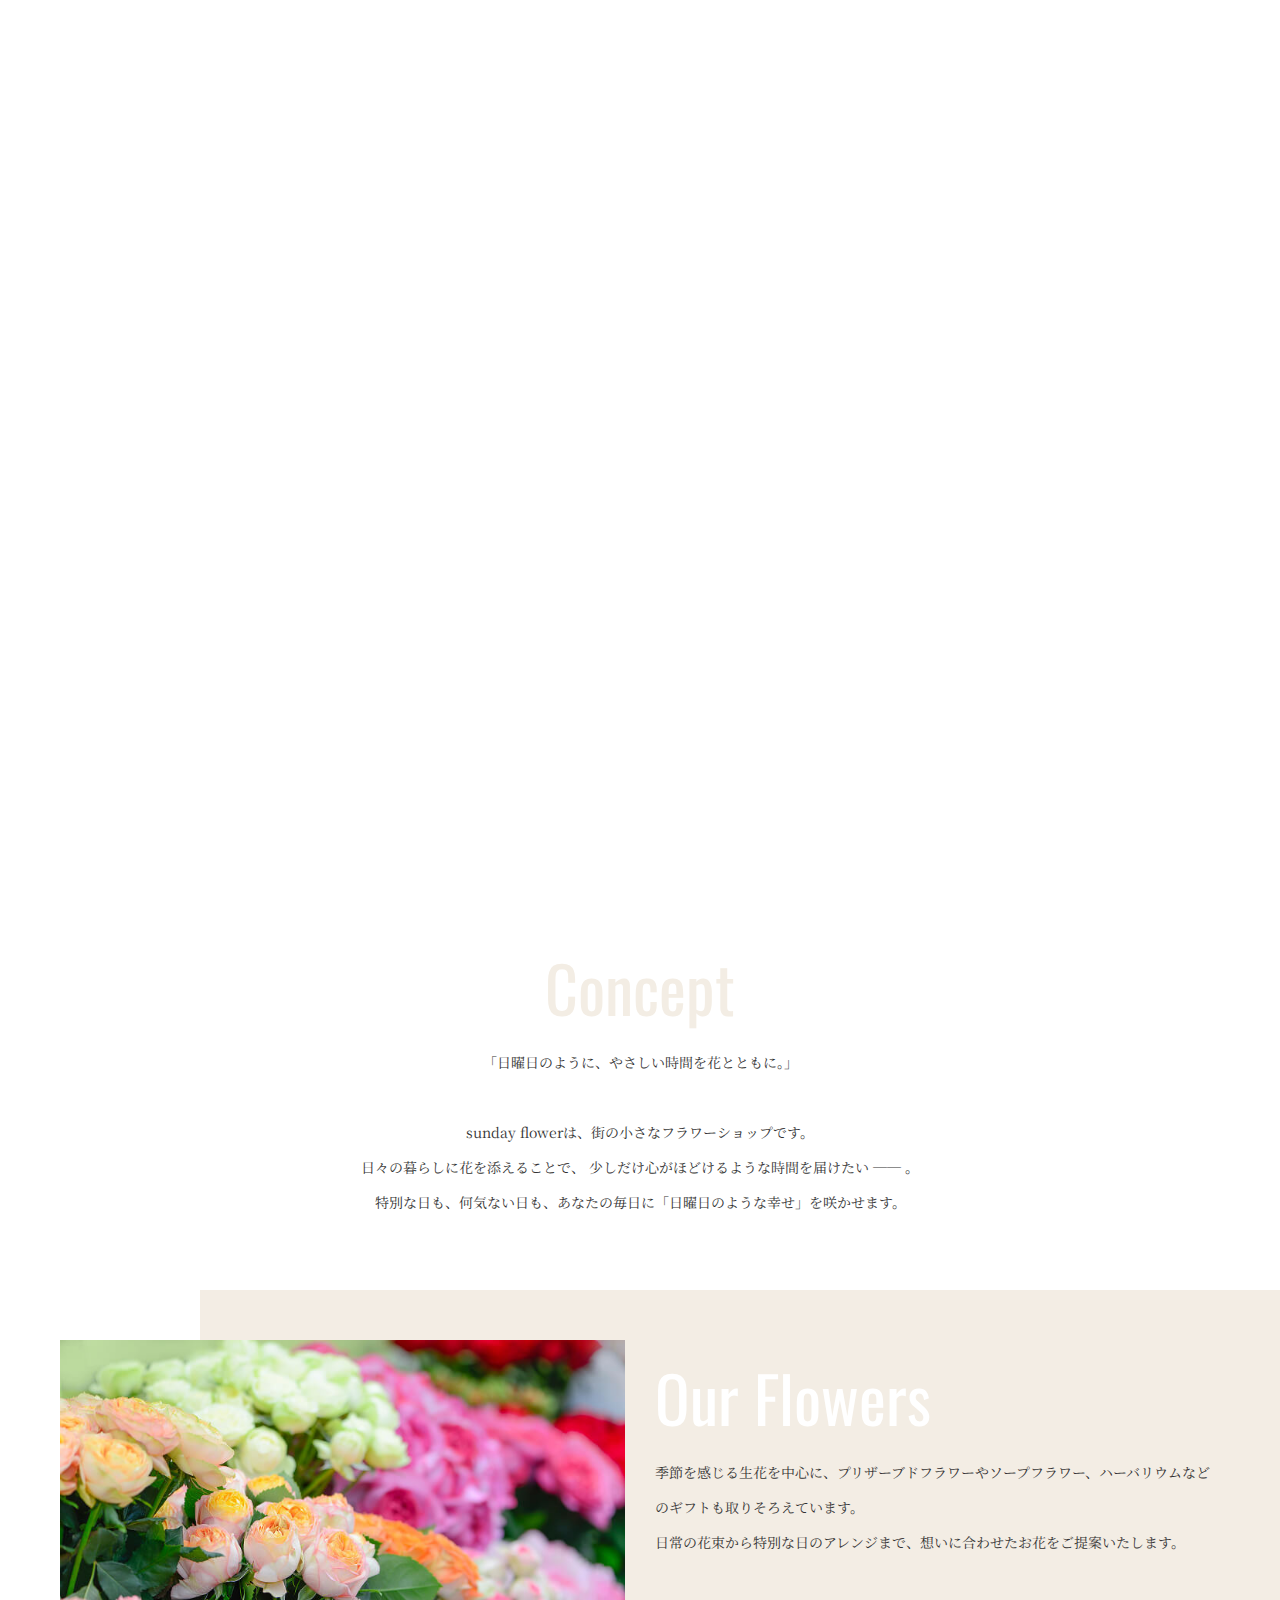
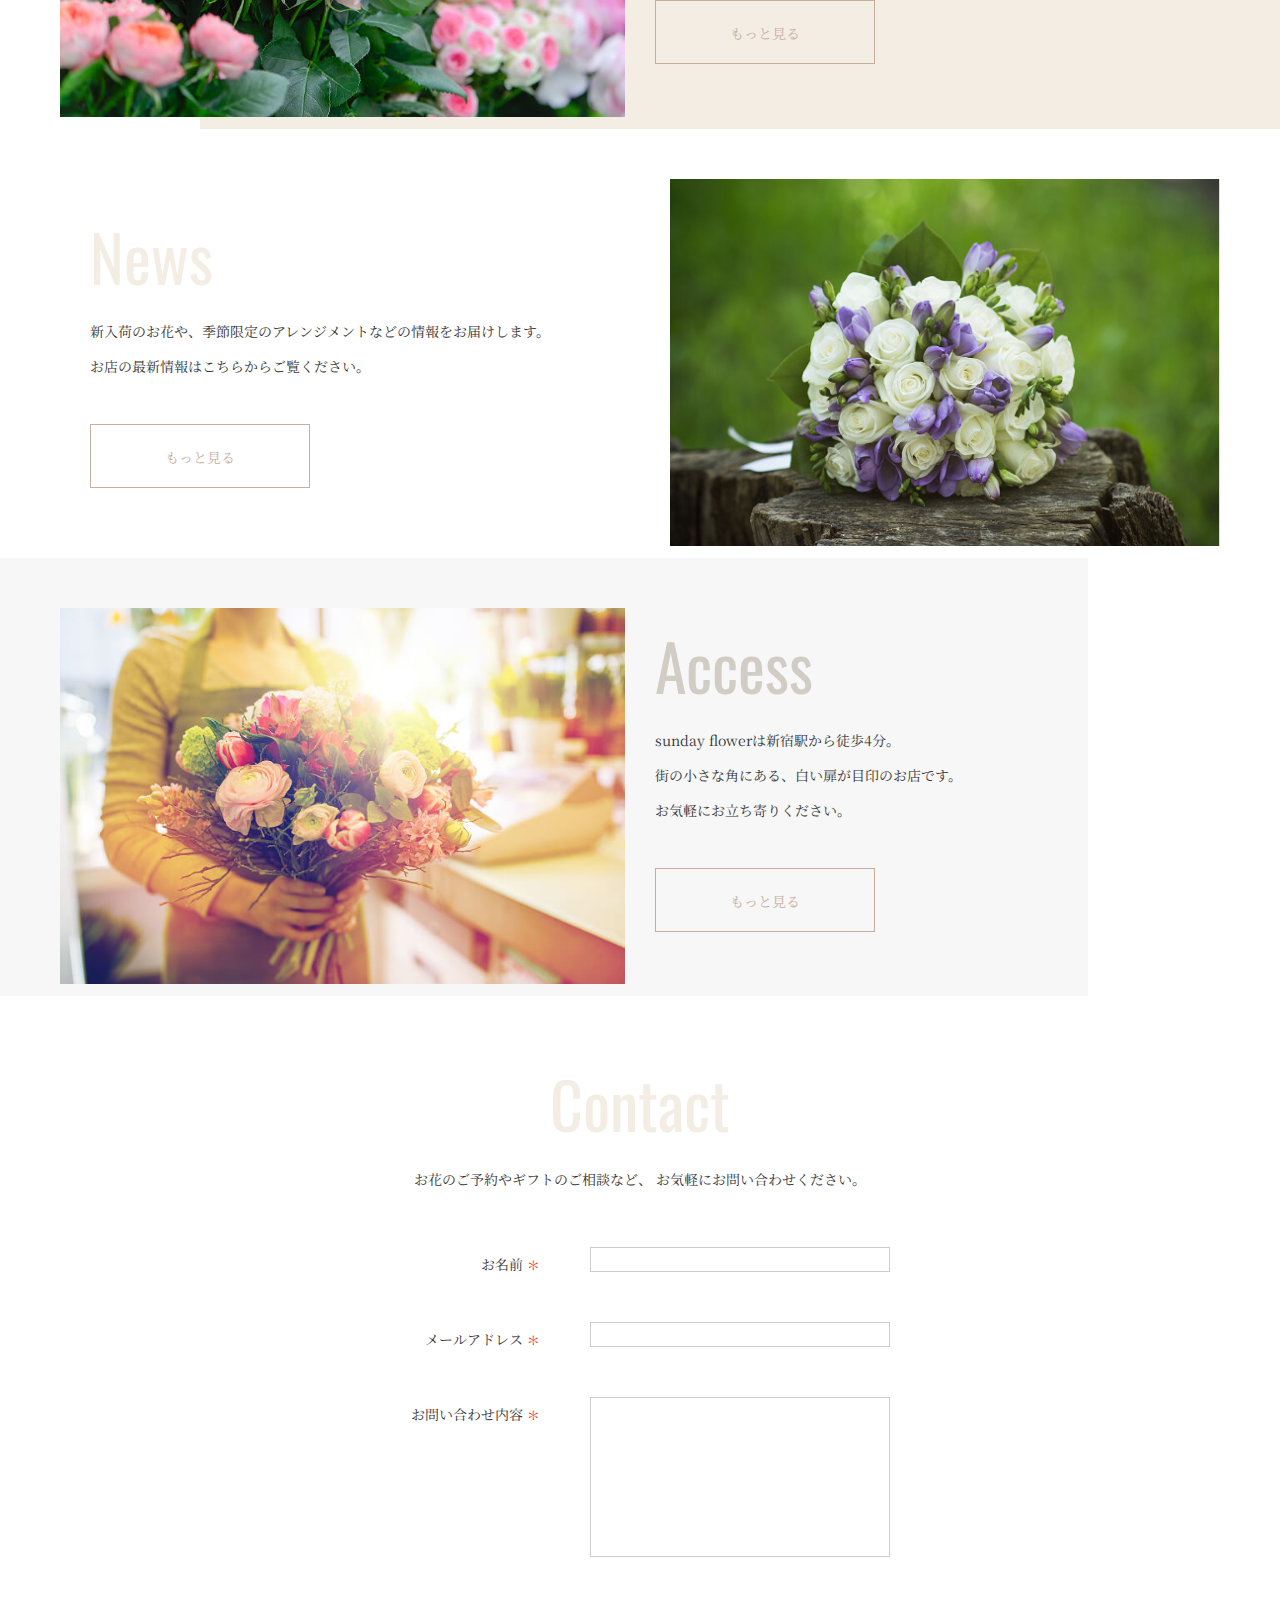
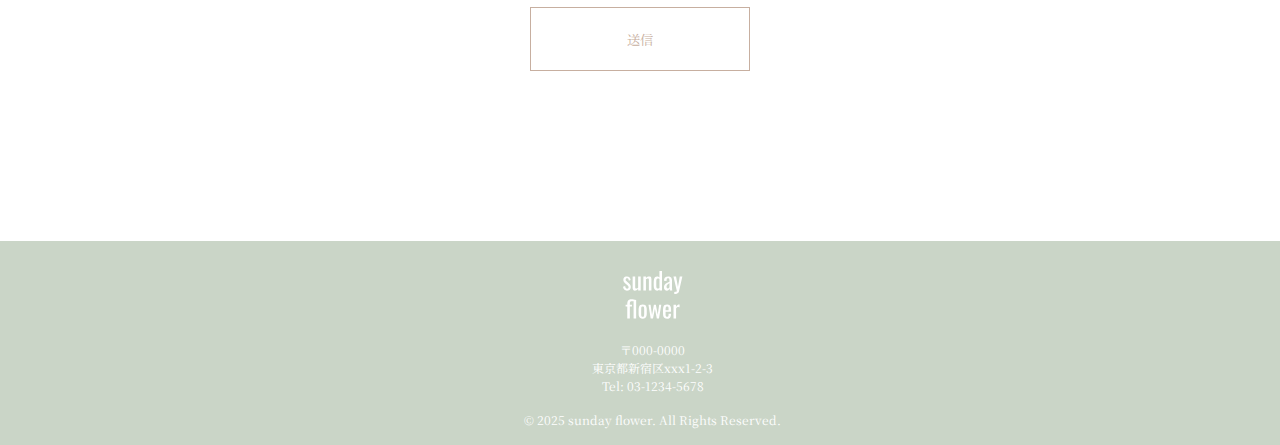
<file: index.html>
<!DOCTYPE html>
<html lang="ja">

<head>
    <meta charset="UTF-8">
    <meta name="viewport" content="width=device-width, initial-scale=1.0">
    <title>Home | sunday flower</title>


    <link rel="icon" type="image/png" sizes="32x32" href="icons/favicon-32x32.png">
    <link rel="icon" type="image/png" sizes="16x16" href="icons/favicon-16x16.png">
    <link rel="apple-touch-icon" sizes="180x180" href="icons/apple-touch-icon.png">

    <link rel="stylesheet" href="css/style.css">

    <link rel="preconnect" href="https://fonts.googleapis.com">
    <link rel="preconnect" href="https://fonts.gstatic.com" crossorigin>
    <link
        href="https://fonts.googleapis.com/css2?family=Noto+Serif+JP:wght@200..900&family=Oswald:wght@200..700&display=swap"
        rel="stylesheet">
</head>

<body id="top" class="home">

    <!-- コーディング完了後、headerはphpとして切り出す -->

    <header class="header">


        <div class="logo-area">
            <a href="#top">
                <img src="icons/logo-light.svg" alt="Site Logo" id="logo">
            </a>
        </div>

        <div id="gnav-drawer">
            <input id="nav-input" class="none" type="checkbox">
            <label id="nav-input-open" for="nav-input">
                <span></span>
                <span></span>
                <span></span>
            </label>

            <label id="nav-input-close" for="nav-input"></label>

            <label class="overlay-close" for="nav-input"></label>

            <nav class="header-navi">
                <ul class="en">
                    <li><a href="index.html#top">Home</a></li>
                    <li><a href="flowers/index.html#top">Our Flowers</a></li>
                    <li><a href="news/index.html#top">News</a></li>
                    <li><a href="access/index.html#top">Access</a></li>
                    <li><a href="index.html#contact">Contact</a></li>
                </ul>
            </nav>
        </div>

    </header>

    <!-- スクロール時のヘッダー透過背景 -->
    <div class="header-bg"></div>

    <section class="hero-slider" id="home">
        <!-- 画像 -->
        <img src="img/slide-1.jpg" alt="Hero1">
        <img src="img/slide-2.jpg" alt="Hero2">
        <img src="img/slide-3.jpg" alt="Hero3">

        <!-- テキスト -->
        <div class="hero-text">
            <h1 class="text1">日曜日のような、<br class="sp-only">やさしい時間をあなたに。</h1>
            <h1 class="text2">花と一緒に、<br class="sp-only">特別な瞬間を。</h1>
            <h1 class="text3">sunday flowerは、<br class="sp-only">花と人をつなぐ場所です。</h1>
        </div>

        <div class="scroll en">
            <span>Scroll</span>
        </div>
    </section>

    <main>

        <section id="concept" class="concept-area">
            <div class="inner concept-content">
                <div class="concept-txt">
                    <p class="en">Concept</p>
                    <p>「日曜日のように、やさしい時間を花とともに。」</p><br>
                    <p>sunday flowerは、街の小さなフラワーショップです。<br>日々の暮らしに花を添えることで、 少しだけ心がほどけるような時間を届けたい ──
                        。<br>特別な日も、何気ない日も、あなたの毎日に「日曜日のような幸せ」を咲かせます。</p>
                </div>
            </div>
        </section>

        <section id="flowers" class="flowers-area">
            <div class="inner flowers-content">
                <div class="flowers-txt">
                    <p class="en">Our Flowers</p>
                    <p>季節を感じる生花を中心に、プリザーブドフラワーやソープフラワー、ハーバリウムなどのギフトも取りそろえています。<br>日常の花束から特別な日のアレンジまで、想いに合わせたお花をご提案いたします。
                    </p>
                    <a href="flowers/index.html#top" class="btn">もっと見る</a>
                </div>
                <div class="flowers-img">
                    <img src="img/home-1.jpg" alt="花の写真">
                </div>
            </div>
        </section>

        <section id="news" class="news-area">
            <div class="inner news-content">
                <div class="news-txt">
                    <p class="en">News</p>
                    <p>新入荷のお花や、季節限定のアレンジメントなどの情報をお届けします。<br>お店の最新情報はこちらからご覧ください。</p>
                    <a href="news/index.html#top" class="btn">もっと見る</a>
                </div>
                <div class="news-img">
                    <img src="img/home-2.jpg" alt="花の写真">
                </div>
            </div>
        </section>

        <section id="access" class="access-upd-area">
            <div class="inner access-upd-content">
                <div class="access-upd-txt">
                    <p class="en">Access</p>
                    <p>sunday flowerは新宿駅から徒歩4分。<br>街の小さな角にある、白い扉が目印のお店です。<br>お気軽にお立ち寄りください。</p>
                    <a href="access/index.html#top" class="btn">もっと見る</a>
                </div>
                <div class="access-upd-img">
                    <img src="img/home-3.jpg" alt="花の写真">
                </div>
            </div>
        </section>

        <section id="contact" class="contact-area">
            <div class="inner contact-content">
                <div class="contact-txt">
                    <p class="en">Contact</p>
                    <p>お花のご予約やギフトのご相談など、 お気軽にお問い合わせください。</p>
                </div>

                <form action="" method="post">
                    <dl>
                        <div class="form-item">
                            <dt><label for="username" class="required">お名前</label></dt>
                            <dd><input type="text" name="userName" id="username"></dd>
                        </div>
                        <div class="form-item">
                            <dt><label for="useremail" class="required">メールアドレス</label></dt>
                            <dd><input type="email" name="userEmail" id="useremail"></dd>
                        </div>
                        <div class="form-item">
                            <dt><label for="content" class="required">お問い合わせ内容</label></dt>
                            <dd><textarea name="message" id="content" maxlength="300" rows="10"></textarea>
                        </div>
                    </dl>

                    <div>
                        <button type="submit" name="send" value="send" class="btn">送信</button>
                    </div>
                </form>
            </div>
        </section>

        <div class="pagetop"></div>

    </main>

    <!-- footerは最後に切り出す -->
    <footer id="footer" class="foot-area">
        <div class="inner-footer">
            <div class="logo-area foot-logo">
                <a href="index.html#top"><img src="icons/footer-logo.svg" alt="フッターロゴ"></a>
            </div>
            <address class="text-phone">
                〒000-0000<br>東京都新宿区xxx1-2-3<br>
                Tel: <a href="tel:03-1234-5678">03-1234-5678</a>
            </address>
            <small class="foot-area_copy">&copy; 2025 sunday flower. All Rights Reserved.</small>
        </div>

    </footer>

    <div class="overlay" id="overlay"></div>

    <script src="js/jquery-3.7.1.min.js"></script>
    <script src="js/script.js" defer></script>

</body>

</html>
</file>
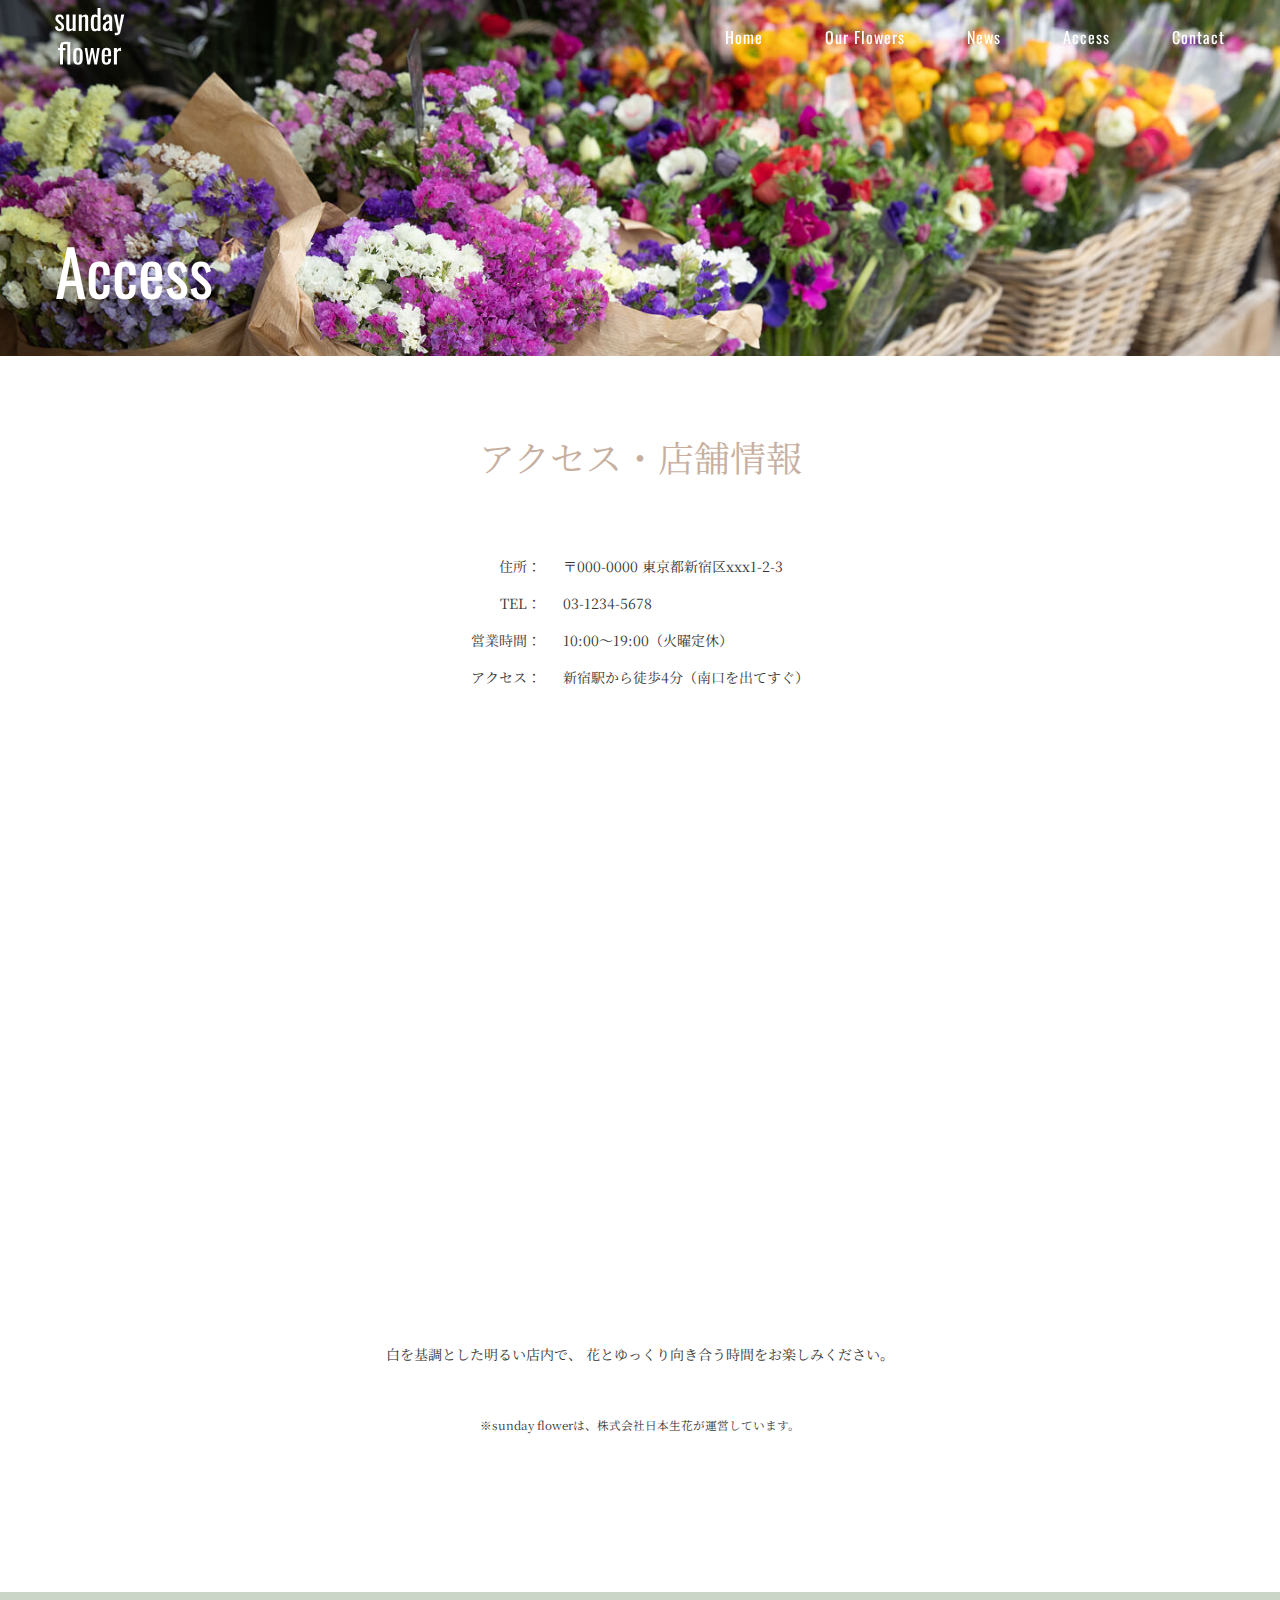
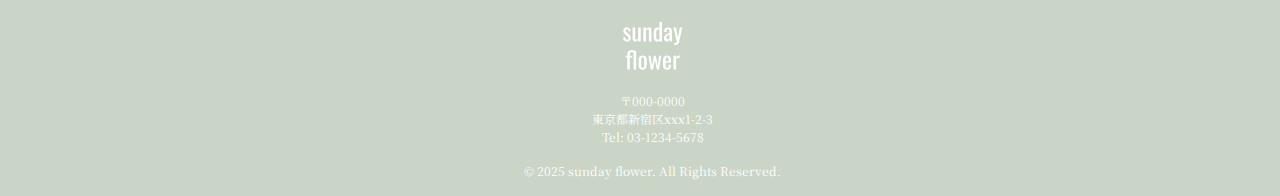
<file: access/index.html>
<!DOCTYPE html>
<html lang="ja">

<head>
    <meta charset="UTF-8">
    <meta name="viewport" content="width=device-width, initial-scale=1.0">
    <title>Access | sunday flower</title>

    <link rel="icon" type="image/png" sizes="32x32" href="../icons/favicon-32x32.png">
    <link rel="icon" type="image/png" sizes="16x16" href="../icons/favicon-16x16.png">
    <link rel="apple-touch-icon" sizes="180x180" href="../icons/apple-touch-icon.png">

    <link rel="stylesheet" href="../css/style.css">

    <link rel="preconnect" href="https://fonts.googleapis.com">
    <link rel="preconnect" href="https://fonts.gstatic.com" crossorigin>
    <link
        href="https://fonts.googleapis.com/css2?family=Noto+Serif+JP:wght@200..900&family=Oswald:wght@200..700&display=swap"
        rel="stylesheet">
</head>

<body id="top" class="access">

    <!-- コーディング完了後、headerはphpとして切り出す -->

    <header class="header">

        <div class="logo-area">
            <a href="../index.html#top">
                <img src="../icons/logo-light.svg" alt="Site Logo" id="logo">
            </a>
        </div>

        <div id="gnav-drawer">
            <input id="nav-input" class="none" type="checkbox">
            <label id="nav-input-open" for="nav-input">
                <span></span>
                <span></span>
                <span></span>
            </label>

            <label id="nav-input-close" for="nav-input"></label>

            <label class="overlay-close" for="nav-input"></label>

            <nav class="header-navi">
                <ul class="en">
                    <li><a href="../index.html#top">Home</a></li>
                    <li><a href="../flowers/index.html#top">Our Flowers</a></li>
                    <li><a href="../news/index.html#top">News</a></li>
                    <li><a href="index.html#top">Access</a></li>
                    <li><a href="../index.html#contact">Contact</a></li>
                </ul>
            </nav>
        </div>

    </header>

    <!-- スクロール時のヘッダー透過背景 -->
    <div class="header-bg"></div>

    <section class="hero-subpage">
        <div class="hero-img-wrap">
            <img src="../img/access-top.jpg" alt="Hero-subpage">
            <h1 class="hero-title en">Access</h1>
        </div>
    </section>

    <main>

        <section class="inner">
            <div>

                <h2 class="sub-page-h2 sub-page-wrap sub-title">アクセス・店舗情報</h2>


                <table class="inner access-tbl">
                    <tr>
                        <th class>住所：</th>
                        <td class>〒000-0000 東京都新宿区xxx1-2-3</td>
                    </tr>
                    <tr>
                        <th>TEL：</th>
                        <td>03-1234-5678</td>
                    </tr>
                    <tr>
                        <th>営業時間：</th>
                        <td>10:00〜19:00（火曜定休）</td>
                    </tr>
                    <tr>
                        <th>アクセス：</th>
                        <td>新宿駅から徒歩4分（南口を出てすぐ）</td>
                    </tr>
                </table>

                <div class="inner gmap">
                    <iframe
                        src="https://www.google.com/maps/embed?pb=!1m18!1m12!1m3!1d3240.4687733197056!2d139.70006059999997!3d35.6900803!2m3!1f0!2f0!3f0!3m2!1i1024!2i768!4f13.1!3m3!1m2!1s0x60188cd0d6b1ba1f%3A0x1c32a1f1ecacfdd5!2z5paw5a6_6aeF!5e0!3m2!1sja!2sjp!4v1763202547443!5m2!1sja!2sjp"
                        width="800" height="500" style="border:0;" allowfullscreen="" loading="lazy"
                        referrerpolicy="no-referrer-when-downgrade"></iframe>
                </div>

                <p class="inner access-txt">白を基調とした明るい店内で、 花とゆっくり向き合う時間をお楽しみください。<br><br>
                    <small>※sunday flowerは、株式会社日本生花が運営しています。</small>
                </p>

            </div>
        </section>

    </main>


    <!-- footerは最後に切り出す -->
    <footer id="footer" class="foot-area">
        <div class="inner-footer">
            <div class="logo-area foot-logo">
                <a href="../index.html#top"><img src="../icons/footer-logo.svg" alt="フッターロゴ"></a>
            </div>
            <address class="text-phone">
                〒000-0000<br>東京都新宿区xxx1-2-3<br>
                Tel: <a href="tel:03-1234-5678">03-1234-5678</a>
            </address>
            <small class="foot-area_copy">&copy; 2025 sunday flower. All Rights Reserved.</small>
        </div>

    </footer>

    <div class="overlay" id="overlay"></div>

    <script src="../js/jquery-3.7.1.min.js"></script>
    <script src="../js/script.js" defer></script>

</body>

</html>
</file>
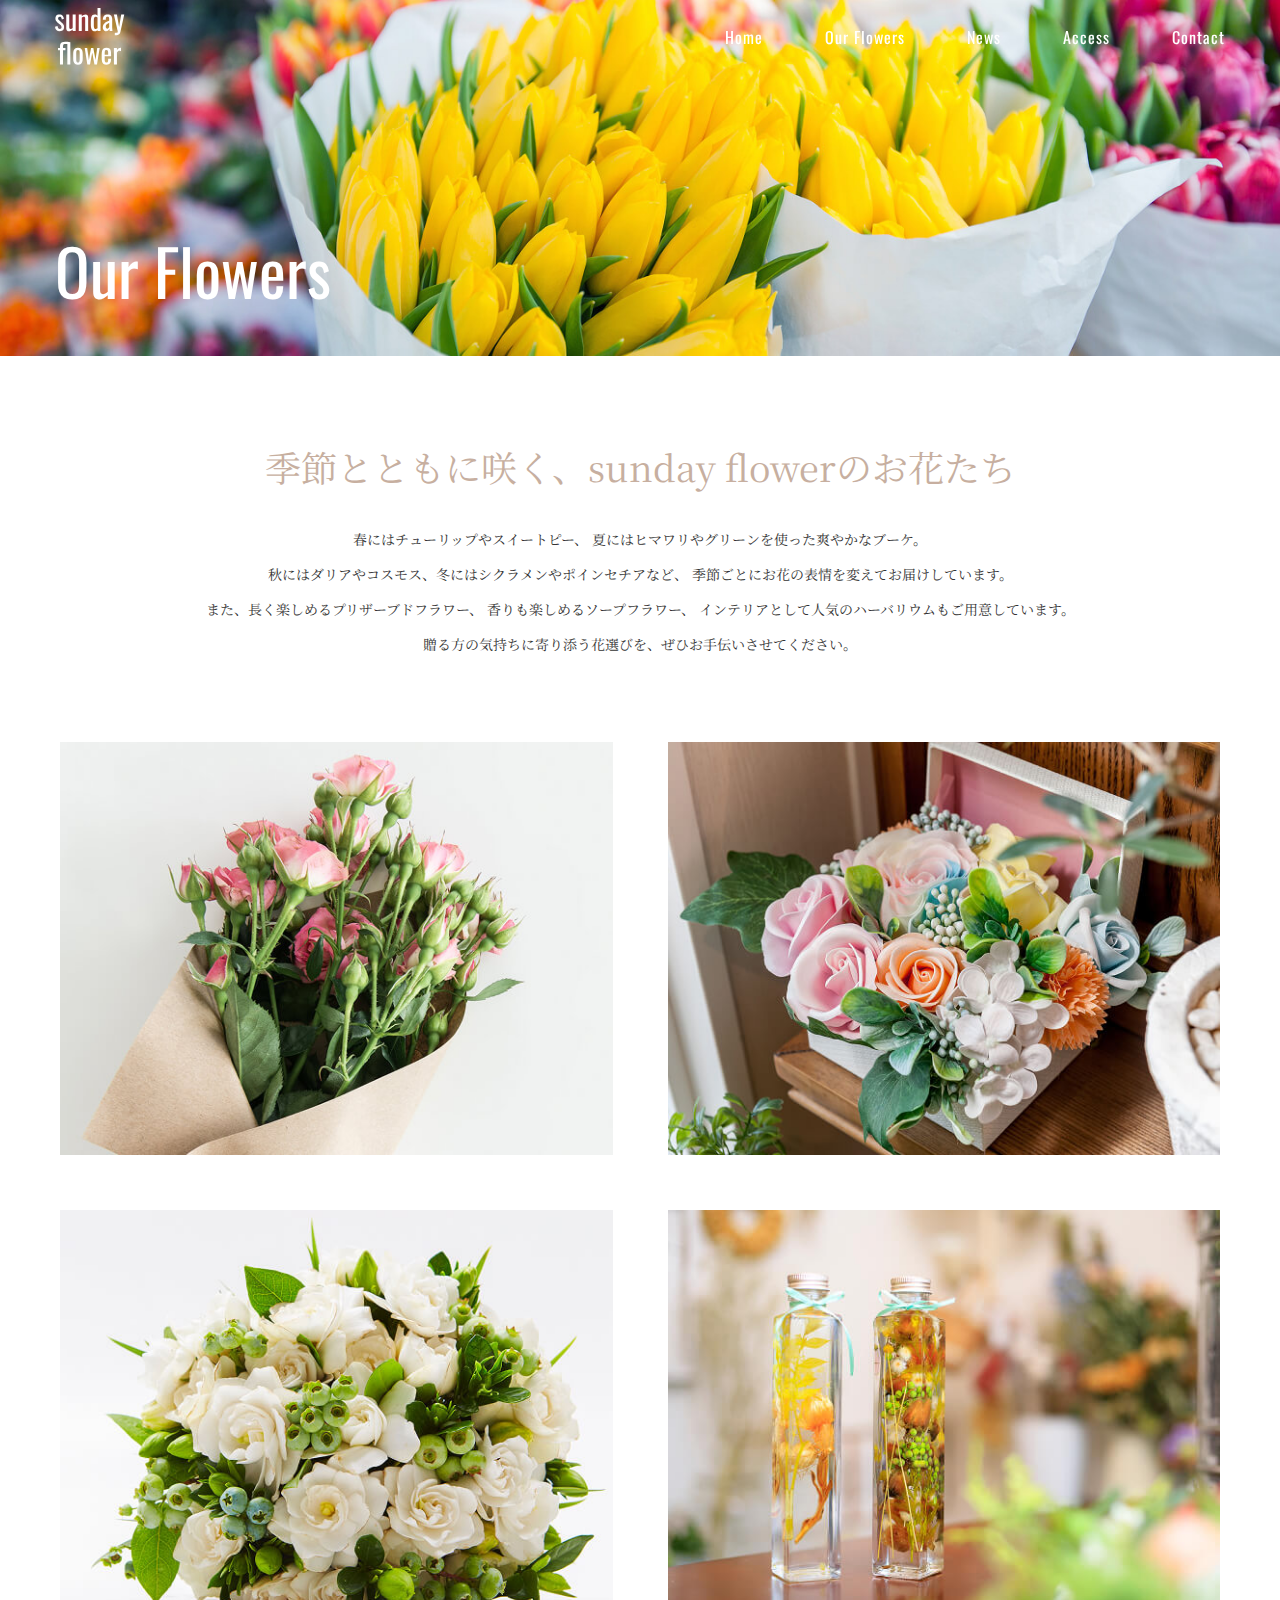
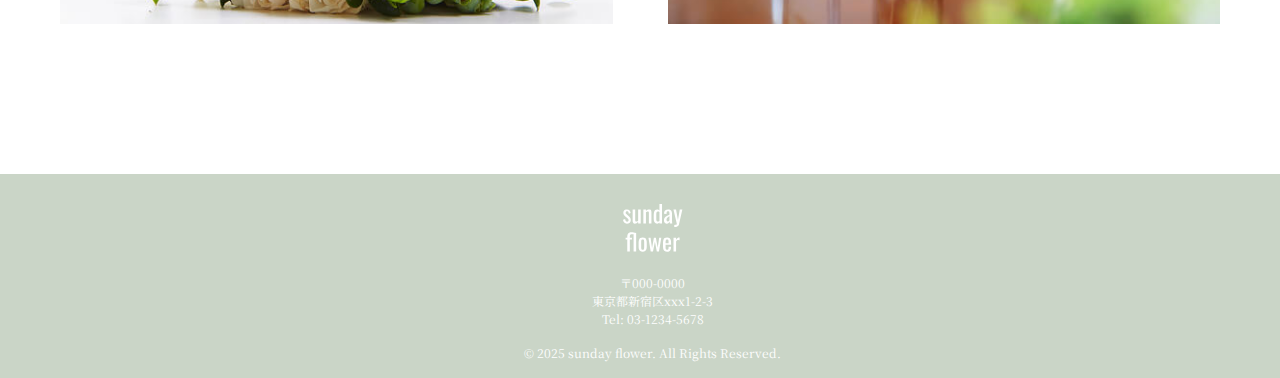
<file: flowers/index.html>
<!DOCTYPE html>
<html lang="ja">

<head>
    <meta charset="UTF-8">
    <meta name="viewport" content="width=device-width, initial-scale=1.0">
    <title>Our Flowers | sunday flower</title>

    <link rel="icon" type="image/png" sizes="32x32" href="../icons/favicon-32x32.png">
    <link rel="icon" type="image/png" sizes="16x16" href="../icons/favicon-16x16.png">
    <link rel="apple-touch-icon" sizes="180x180" href="../icons/apple-touch-icon.png">

    <link rel="stylesheet" href="../css/style.css">

    <link rel="preconnect" href="https://fonts.googleapis.com">
    <link rel="preconnect" href="https://fonts.gstatic.com" crossorigin>
    <link
        href="https://fonts.googleapis.com/css2?family=Noto+Serif+JP:wght@200..900&family=Oswald:wght@200..700&display=swap"
        rel="stylesheet">
</head>

<body id="top" class="flowers">

    <!-- コーディング完了後、headerはphpとして切り出す -->

    <header class="header">

        <div class="logo-area">
            <a href="../index.html#top">
                <img src="../icons/logo-light.svg" alt="Site Logo" id="logo">
            </a>
        </div>

        <div id="gnav-drawer">
            <input id="nav-input" class="none" type="checkbox">
            <label id="nav-input-open" for="nav-input">
                <span></span>
                <span></span>
                <span></span>
            </label>

            <label id="nav-input-close" for="nav-input"></label>

            <label class="overlay-close" for="nav-input"></label>

            <nav class="header-navi">
                <ul class="en">
                    <li><a href="../index.html#top">Home</a></li>
                    <li><a href="index.html#top">Our Flowers</a></li>
                    <li><a href="../news/index.html#top">News</a></li>
                    <li><a href="../access/index.html#top">Access</a></li>
                    <li><a href="../index.html#contact">Contact</a></li>
                </ul>
            </nav>
        </div>

    </header>

    <!-- スクロール時のヘッダー透過背景 -->
    <div class="header-bg"></div>

    <section class="hero-subpage">
        <div class="hero-img-wrap">
            <img src="../img/flowers-top.jpg" alt="Hero-subpage">
            <h1 class="hero-title en">Our Flowers</h1>
        </div>
    </section>

    <main>

        <section class="inner">
            <div>
                <div class="sub-page-wrap">
                    <h2 class="sub-page-h2">季節とともに咲く、<br class="sp-only">sunday flowerのお花たち</h2>
                    <p>春にはチューリップやスイートピー、 夏にはヒマワリやグリーンを使った爽やかなブーケ。<br>
                        秋にはダリアやコスモス、冬にはシクラメンやポインセチアなど、 季節ごとにお花の表情を変えてお届けしています。<br>
                        また、長く楽しめるプリザーブドフラワー、 香りも楽しめるソープフラワー、 インテリアとして人気のハーバリウムもご用意しています。<br>
                        贈る方の気持ちに寄り添う花選びを、ぜひお手伝いさせてください。</p>
                </div>
            </div>
        </section>

        <section>
            <div class="flowers-pic inner">
                <img src="../img/flowers-1.jpg" alt="">
                <img src="../img/flowers-2.jpg" alt="">
                <img src="../img/flowers-3.jpg" alt="">
                <img src="../img/flowers-4.jpg" alt="">
            </div>
        </section>

    </main>


    <!-- footerは最後に切り出す -->
    <footer id="footer" class="foot-area">
        <div class="inner-footer">
            <div class="logo-area foot-logo">
                <a href="../index.html#top"><img src="../icons/footer-logo.svg" alt="フッターロゴ"></a>
            </div>
            <address class="text-phone">
                〒000-0000<br>東京都新宿区xxx1-2-3<br>
                Tel: <a href="tel:03-1234-5678">03-1234-5678</a>
            </address>
            <small class="foot-area_copy">&copy; 2025 sunday flower. All Rights Reserved.</small>
        </div>

    </footer>

    <div class="overlay" id="overlay"></div>

    <script src="../js/jquery-3.7.1.min.js"></script>
    <script src="../js/script.js" defer></script>

</body>

</html>
</file>
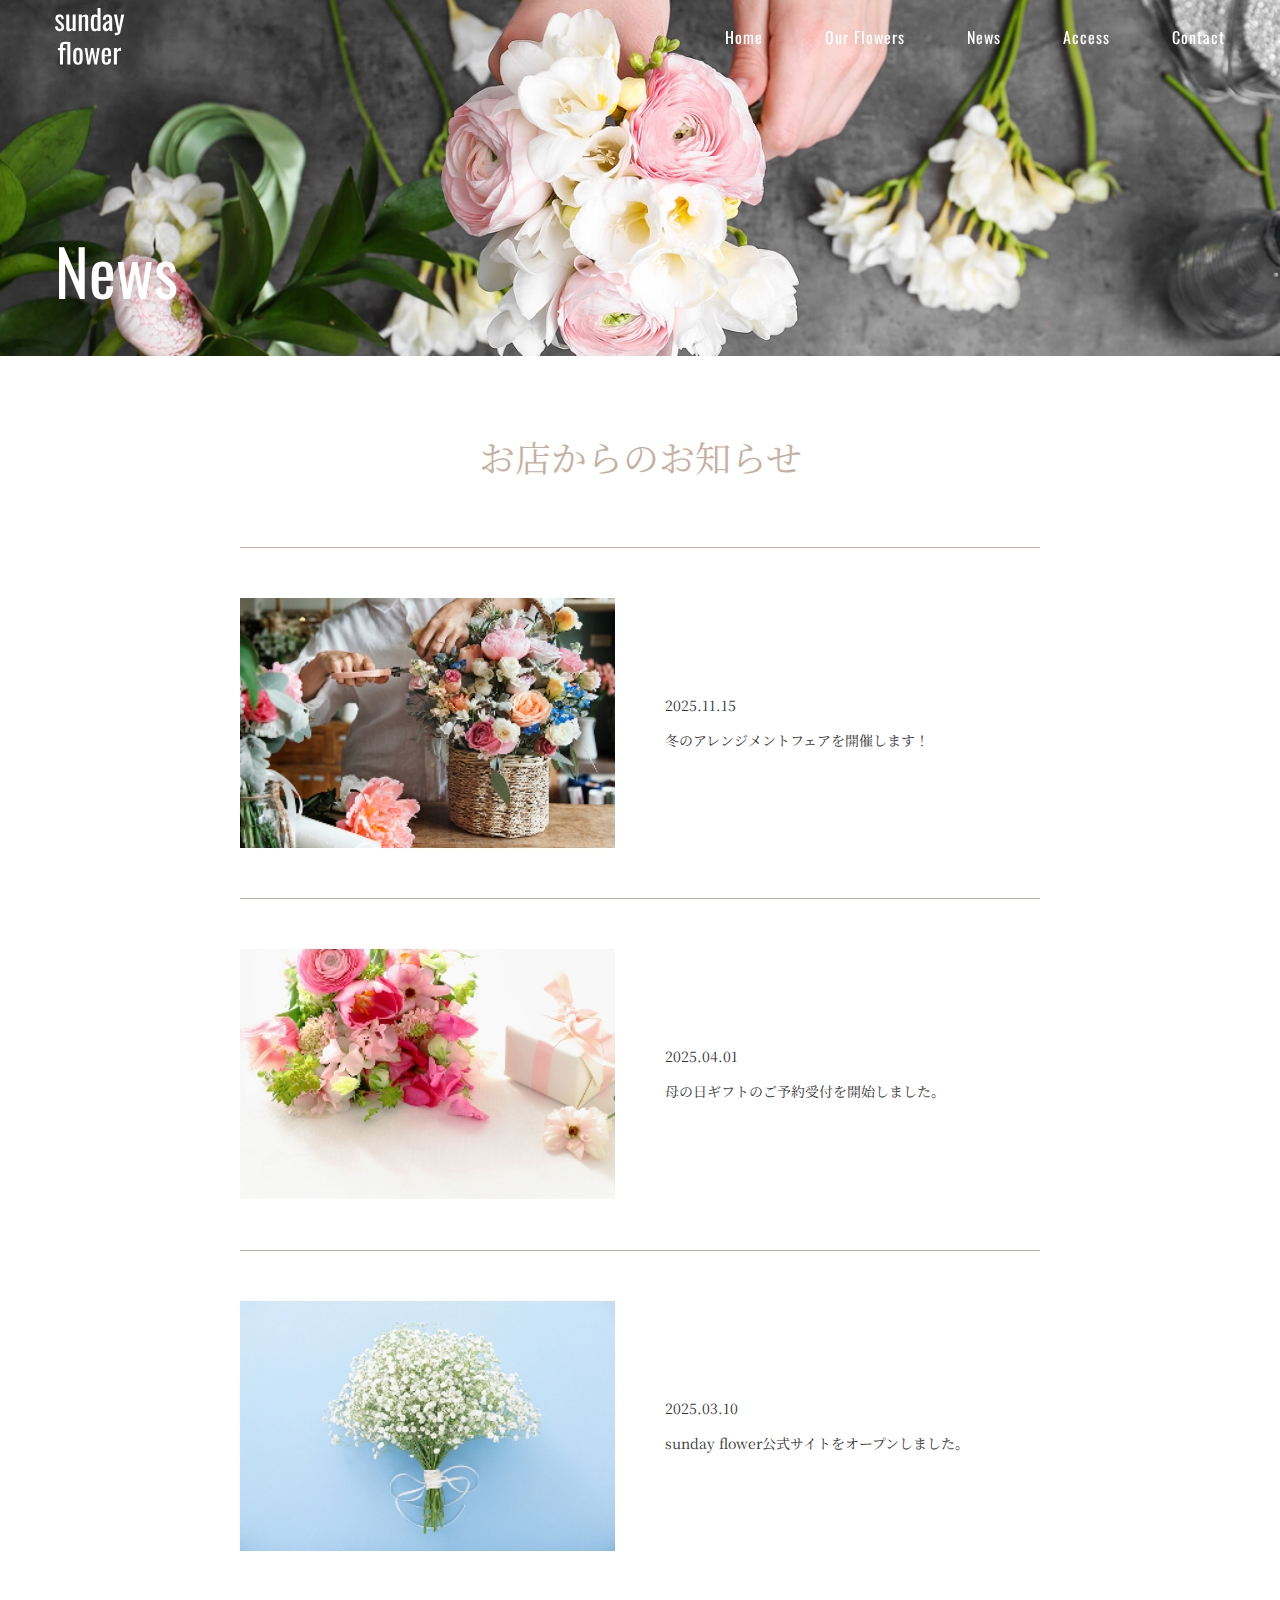
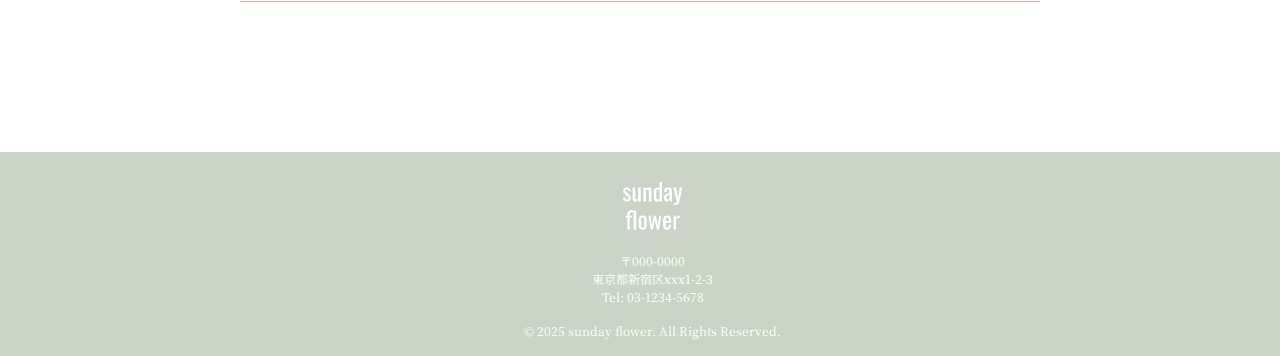
<file: news/index.html>
<!DOCTYPE html>
<html lang="ja">

<head>
    <meta charset="UTF-8">
    <meta name="viewport" content="width=device-width, initial-scale=1.0">
    <title>News | sunday flower</title>

    <link rel="icon" type="image/png" sizes="32x32" href="../icons/favicon-32x32.png">
    <link rel="icon" type="image/png" sizes="16x16" href="../icons/favicon-16x16.png">
    <link rel="apple-touch-icon" sizes="180x180" href="../icons/apple-touch-icon.png">

    <link rel="stylesheet" href="../css/style.css">

    <link rel="preconnect" href="https://fonts.googleapis.com">
    <link rel="preconnect" href="https://fonts.gstatic.com" crossorigin>
    <link
        href="https://fonts.googleapis.com/css2?family=Noto+Serif+JP:wght@200..900&family=Oswald:wght@200..700&display=swap"
        rel="stylesheet">
</head>

<body id="top" class="news">

    <!-- コーディング完了後、headerはphpとして切り出す -->

    <header class="header">

        <div class="logo-area">
            <a href="../index.html#top">
                <img src="../icons/logo-light.svg" alt="Site Logo" id="logo">
            </a>
        </div>

        <div id="gnav-drawer">
            <input id="nav-input" class="none" type="checkbox">
            <label id="nav-input-open" for="nav-input">
                <span></span>
                <span></span>
                <span></span>
            </label>

            <label id="nav-input-close" for="nav-input"></label>

            <label class="overlay-close" for="nav-input"></label>

            <nav class="header-navi">
                <ul class="en">
                    <li><a href="../index.html#top">Home</a></li>
                    <li><a href="../flowers/index.html#top">Our Flowers</a></li>
                    <li><a href="index.html#top">News</a></li>
                    <li><a href="../access/index.html#top">Access</a></li>
                    <li><a href="../index.html#contact">Contact</a></li>
                </ul>
            </nav>
        </div>

    </header>

    <!-- スクロール時のヘッダー透過背景 -->
    <div class="header-bg"></div>

    <section class="hero-subpage">
        <div class="hero-img-wrap">
            <img src="../img/news-top.jpg" alt="Hero-subpage">
            <h1 class="hero-title en">News</h1>
        </div>
    </section>

    <main>

        <section class="inner">
            <div>

                <h2 class="sub-page-h2 sub-page-wrap sub-title">お店からのお知らせ</h2>


                <div class="border-wrap">
                    <div class="news-wrap">
                        <img src="../img/news-1.jpg" alt="">
                        <p>2025.11.15<br>冬のアレンジメントフェアを開催します！</p>
                    </div>
                    <div class="news-wrap">
                        <img src="../img/news-2.jpg" alt="">
                        <p>2025.04.01<br>母の日ギフトのご予約受付を開始しました。</p>
                    </div>
                    <div class="news-wrap">
                        <img src="../img/news-3.jpg" alt="">
                        <p>2025.03.10<br>sunday flower公式サイトをオープンしました。</p>
                    </div>


                </div>

            </div>
        </section>

    </main>


    <!-- footerは最後に切り出す -->
    <footer id="footer" class="foot-area">
        <div class="inner-footer">
            <div class="logo-area foot-logo">
                <a href="../index.html#top"><img src="../icons/footer-logo.svg" alt="フッターロゴ"></a>
            </div>
            <address class="text-phone">
                〒000-0000<br>東京都新宿区xxx1-2-3<br>
                Tel: <a href="tel:03-1234-5678">03-1234-5678</a>
            </address>
            <small class="foot-area_copy">&copy; 2025 sunday flower. All Rights Reserved.</small>
        </div>

    </footer>

    <div class="overlay" id="overlay"></div>

    <script src="../js/jquery-3.7.1.min.js"></script>
    <script src="../js/script.js" defer></script>

</body>

</html>
</file>
<file: css/style.css>
@charset "UTF-8";

/* ==============
共通設定
============== */

* {
    box-sizing: border-box;
    margin: 0;
    padding: 0;
    scroll-behavior: smooth;
}


/* ======================
   スタイル設定
====================== */

/* 本文や日本語テキストの基本フォント */
body {
    font-family: "Noto Serif JP", serif;
    font-weight: 400;
    line-height: 2.5;
    font-style: normal;
    font-size: 14px;
    color: #333;
    background-color: #fff;
}

/* 英語用フォント（enクラス） */
.en {
    font-family: "Oswald", sans-serif;
    font-weight: 400;
    line-height: 1.8;
    font-style: normal;
    color: #fff;
}

a {
    text-decoration: none;
}

ul {
    list-style: none;
}

img {
    width: 100%;
    height: auto;
}

/* section {
    padding: 100px 0;
} */

.btn {
    display: block;
    width: 220px;
    height: 64px;
    line-height: 64px;
    background: none;
    border: 1px solid #C7AFA0;
    color: #C7AFA0;
    margin-top: 40px;
    margin-bottom: 50px;
    align-items: center;
    margin-left: auto;
    margin-right: auto;
    text-align: center;
    font-family: "Noto Serif JP", serif;
}

.btn:hover,
.btn:focus {
    background: rgba(199, 175, 160, 0.7);
    color: #fff;
    border: none;
    cursor: pointer;
}

@media screen and (min-width:768px) {
    .btn {
        align-items: left;
        margin-left: 0;
    }

    .contact-area .btn {
        /* align-items: center; */
        margin-left: auto;
        margin-right: auto;
    }
}

/* ======================
   レイアウト設定
====================== */

/* コンテンツを格納するスタイル */
.inner {
    padding: 0 20px;
    margin: 0 auto;
}

@media screen and (min-width:768px) {
    .inner {
        max-width: 1200px;

    }
}

/* モバイル・PC 表示切り替え */
.sp-only {
    display: block;
}

.pc-only {
    display: none;
}

@media screen and (min-width:768px) {
    .sp-only {
        display: none;
    }

    .pc-only {
        display: block;
    }
}

/* ======================
   ロゴのサイズ変更
====================== */
.logo-area img {
    width: 70px;
    height: auto;

}

.foot-logo img {
    width: 60px;
    height: auto;
}

/* ======================
   スクロールアニメーション
====================== */
/* スクロールダウンの位置 */
.scroll {
    position: absolute;
    left: 5%;
    bottom: 13%;
    writing-mode: vertical-rl;
    color: #fff;
    letter-spacing: 2px;
    font-size: 20px;
    font-weight: 300;

}

/* 線のアニメーション部分 */
.scroll::before {
    animation: scroll 2s infinite;
    background-color: #fff;
    bottom: -115px;
    content: "";
    height: 100px;
    left: 0;
    margin: auto;
    position: absolute;
    right: 0;
    width: 1px;
    animation-timing-function: ease-in-out;
}

/* 線のアニメーション */
@keyframes scroll {
    0% {
        transform: scale(1, 0);
        transform-origin: 0 0;
    }

    50% {
        transform: scale(1, 1);
        transform-origin: 0 0;
    }

    51% {
        transform: scale(1, 1);
        transform-origin: 0 100%;
    }

    100% {
        transform: scale(1, 0);
        transform-origin: 0 100%;
    }
}

/* ======================
   ヘッダー
====================== */

.header {
    width: 100%;
    height: 60px;
    padding: 0px 15px;
    display: flex;
    justify-content: space-between;
    align-items: center;
    position: fixed;
    top: 0;
    left: 0;
    z-index: 200;
}

/* .header-navi {
    display: none;
} */

@media screen and (min-width:768px) {
    .header {
        position: fixed;
        top: 0;
        left: 50%;
        transform: translateX(-50%);
        width: 100%;
        max-width: 1200px;
        background-color: transparent;
        transition: background-color 0.3s ease;
        z-index: 200;
        padding-top: 15px;
        height: 60px;
    }

    .header-bg {
        position: fixed;
        top: 0;
        left: 0;
        width: 100vw;
        height: 80px;
        transition: background-color 0.3s ease;
        z-index: 1;
    }

    /* .header.scrolled+.header-bg */
    .header.scrolled~.header-bg {
        /* スクロール後の薄透過背景 */
        background-color: rgba(253, 253, 253, 0.3);
    }

    /* ナビリンク初期色（白） */
    .header .header-navi ul li a {
        color: #fff;
        transition: color 0.3s ease;
    }

    /* スクロール後のリンク色 */
    .header.scrolled .header-navi ul li a {
        color: #D1CDC5;
    }
}

.logo-area {
    width: 150px;
    margin-top: 10px;
    text-align: left;
}

@media screen and (min-width:768px) {
    .logo-area {
        width: 250px;
    }
}

.none {
    display: none;
}

.overlay-close {
    display: none;
}

/* ======================
   モバイル時のハンバーガーメニュー（3本線）設定
====================== */

@media screen and (max-width:767px) {

    #nav-input-open,
    #nav-input-open span {
        display: inline-block;
        vertical-align: middle;
        transition: 0.2s ease-in-out;
    }

    #nav-input-open {
        position: relative;
        width: 40px;
        height: 27px;
        border: none;
        cursor: pointer;

        z-index: 400;
    }

    #nav-input-open span {
        position: absolute;
        left: 0;
        width: 100%;
        height: 3px;
        background-color: #fff;
    }

    #nav-input-open span:nth-of-type(1) {
        top: 0;
    }

    #nav-input-open span:nth-of-type(2) {
        top: 12px;
    }

    #nav-input-open span:nth-of-type(3) {
        top: 24px;
    }

    /* スクロール後のハンバーガーメニューの色 */
    .header.scrolled #nav-input-open span {
        background-color: #D1CDC5;
    }
}

/* ======================
   ハンバーガーメニュー開閉
====================== */
#nav-input:checked~.header-navi ul {
    transform: translateX(0%);
}

#nav-input:checked~#nav-input-open span:nth-of-type(1) {
    transform: translateY(12px) rotate(-45deg);
}

#nav-input:checked~#nav-input-open span:nth-of-type(2) {
    opacity: 0;
}

#nav-input:checked~#nav-input-open span:nth-of-type(3) {
    transform: translateY(-12px) rotate(45deg);
}

/* ======================
   ナビゲーションメニュー（ハンバーガーメニュー）
====================== */

@media screen and (max-width: 767px) {

    /* 背景全体（ブラー用） */
    .overlay-close {
        position: fixed;
        top: 0;
        left: 0;
        width: 100%;
        height: 100vh;
        z-index: 300;
        display: block;
        opacity: 0;
        pointer-events: none;
        backdrop-filter: blur(8px);
        background: rgba(202, 213, 199, 0.6);
        transition: 0.3s ease;
    }

    /* メニューが開いた時のみクリック可 */
    #nav-input:checked~.overlay-close {
        opacity: 1;
        pointer-events: auto;
    }

    /* メニュー本体（フェード表示） */
    .header-navi {
        position: fixed;
        top: 0;
        left: 50%;
        transform: translateX(-50%);
        width: auto;
        max-width: 350px;
        height: auto;
        margin-top: 50px;
        opacity: 0;
        transition: 0.35s ease;
        z-index: 500;
        pointer-events: none;
    }

    /* 開いた時 */
    #nav-input:checked~.header-navi {
        opacity: 1;
        transform: translateX(-50%);
        pointer-events: auto;
    }

    /* メニュー内の項目 */
    .header-navi ul {
        display: flex;
        flex-direction: column;
        gap: 1rem;
        text-align: center;
    }

    .header-navi ul li a {
        color: #fff;
        font-size: 24px;
        letter-spacing: 1px;
        text-shadow: 0px 1px 1px rgba(0, 0, 0, 0.2);
    }

    /* X ボタン */
    .nav-close {
        position: absolute;
        top: 15px;
        right: 15px;
        font-size: 32px;
        color: #fff;
        cursor: pointer;
    }
}

/* ======================
   PC表示のナビゲーション
====================== */

@media screen and (min-width:768px) {
    .header-navi {
        width: 500px;

    }

    .header-navi ul {
        display: flex;
        flex-direction: row;
        justify-content: space-between;
        font-size: 16px;
        letter-spacing: 1px;
    }

    .header-navi ul a {
        color: #fff;

    }
}

/* ======================
   ヒーロー
====================== */

.hero-slider {
    position: relative;
    width: 100%;
    height: 100vh;
    overflow: hidden;
}

.hero-slider img {
    position: absolute;
    top: 0;
    left: 0;
    width: 100%;
    height: 100%;
    object-fit: cover;
    opacity: 0;
    animation: fade 12s infinite;
    animation-timing-function: ease-in-out;
}

.hero-slider img:nth-child(1) {
    animation-delay: 0s;
}

.hero-slider img:nth-child(2) {
    animation-delay: 4s;
}

.hero-slider img:nth-child(3) {
    animation-delay: 8s;
}

@keyframes fade {
    0% {
        opacity: 0;
    }

    8% {
        opacity: 1;
    }

    33% {
        opacity: 1;
    }

    41% {
        opacity: 0;
    }

    100% {
        opacity: 0;
    }
}

/* テキストも同じタイミングで切り替える */
.hero-text h1 {
    position: absolute;
    bottom: 15%;
    right: 5%;
    text-align: right;
    color: #fff;
    width: 80%;
    opacity: 0;
    animation: textFade 12s infinite;
    animation-timing-function: ease-in-out;
    font-weight: 400;
    letter-spacing: 2px;
    text-shadow: 1px 1px 2px rgba(0, 0, 0, 0.5);
    font-size: 30px;
}

.hero-text h1:nth-child(1) {
    animation-delay: 0s;
}

.hero-text h1:nth-child(2) {
    animation-delay: 4s;
}

.hero-text h1:nth-child(3) {
    animation-delay: 8s;
}

/* テキスト用アニメーションを追加 */
@keyframes textFade {
    0% {
        opacity: 0;
    }

    8% {
        opacity: 1;
    }

    33% {
        opacity: 1;
    }

    41% {
        opacity: 0;
    }

    100% {
        opacity: 0;
    }
}

/* ======================
   ヒーロー　サブページ
====================== */
.hero-img-wrap {
    position: relative;
    aspect-ratio: 1440 / 400;
    width: 100%;
    overflow: hidden;
}

.hero-img-wrap img {
    width: 100%;
    height: 100%;
    object-fit: cover;
}

.hero-title {
    opacity: 0;
    visibility: hidden;
    transition: opacity 0.5s ease;
}

@media screen and (min-width:768px) {
    .hero-title {
        opacity: 1;
        visibility: visible;
        position: absolute;
        top: 60%;
        color: #fff;
        font-size: 64px;
        left: 50%;
        transform: translateX(-50%);
        width: 100%;
        max-width: 1200px;
        padding-left: 15px;
    }
}

/* ======================
   Home: Concept セクション
====================== */
.concept-area {
    background-color: #fff;
    padding-top: 30px;
    padding-bottom: 70px;
    text-align: center;
}

.concept-txt p:first-of-type {
    color: #F3EDE4;
    font-size: 64px;
}

@media screen and (min-width:768px) {
    .concept-content {
        text-align: center;
    }

    .concept-txt p:first-of-type {
        text-align: center;
    }
}

/* ======================
   Home: Our Flowers セクション
====================== */
.flowers-area {
    background-color: #F3EDE4;
    padding-top: 50px;
    text-align: center;
}

.flowers-txt p:first-of-type {
    color: #fff;
    font-size: 64px;
}

.flowers-txt {
    text-align: center;
}

.flowers-content {
    display: flex;
    flex-direction: column-reverse;
    /* align-items: center; */
}

@media screen and (min-width:768px) {
    .flowers-area {
        position: relative;
        z-index: 0;
        background: none;
    }

    .flowers-area::before {
        content: "";
        position: absolute;
        top: 0;
        left: 200px;
        right: 0;
        height: 100%;
        width: 95%;
        background: #F3EDE4;
        z-index: -1;
    }

    .flowers-content {
        display: flex;
        flex-direction: row-reverse;
    }

    .flowers-txt {
        flex: 1;
        margin-left: 30px;
        text-align: left;
    }

    .flowers-txt p {
        text-align: left;
    }

    .flowers-img {
        flex: 1;
        width: 100%;
        object-fit: cover;
    }
}

/* ======================
   Home: News セクション
====================== */
.news-area {
    background-color: #fff;
    padding-top: 50px;
    text-align: center;
}

.news-txt {
    margin-right: 30px;
    text-align: center;
}

.news-txt p:first-of-type {
    color: #F3EDE4;
    font-size: 64px;
}

.news-content {
    display: flex;
    flex-direction: column-reverse;
}

@media screen and (min-width:768px) {
    .news-content {
        display: flex;
        flex-direction: row;
        align-items: center;
    }

    .news-txt {
        flex: 1;
        margin-left: 30px;
        text-align: left;

    }

    .news-img {
        flex: 1;
        width: 100%;
        object-fit: cover;
    }
}

/* ======================
   Home: Access セクション updated
====================== */
.access-upd-area {
    background-color: #F7F7F7;
    padding-top: 50px;
    text-align: center;
}

.access-upd-txt p:first-of-type {
    color: #D1CDC5;
    font-size: 64px;
}

.access-upd-txt {
    text-align: center;
}

.access-upd-content {
    display: flex;
    flex-direction: column-reverse;
    /* align-items: center; */
}

@media screen and (min-width:768px) {
    .access-upd-area {
        position: relative;
        z-index: 0;
        background: none;
    }

    .access-upd-area::before {
        content: "";
        position: absolute;
        top: 0;
        left: 200px;
        right: 0;
        height: 100%;
        width: 95%;
        background: #F7F7F7;
        z-index: -1;

        left: 0;
        min-height: 400px;
        width: 85%;
    }

    .access-upd-content {
        display: flex;
        flex-direction: row-reverse;
    }

    .access-upd-txt {
        flex: 1;
        margin-left: 30px;
        text-align: left;
    }

    .access-upd-txt p {
        text-align: left;
    }

    .access-upd-img {
        flex: 1;
        width: 100%;
        object-fit: cover;
    }
}

/* ======================
   Home: Contact セクション
====================== */
label.required::after {
    content: "＊";
    color: red;
    margin-left: 4px;
    font-size: 0.9em;
}

textarea {
    resize: none;
}

.contact-area {
    background-color: #fff;
    padding-top: 50px;
    padding-bottom: 70px;
    text-align: center;

}

.contact-txt p:first-of-type {
    color: #F3EDE4;
    font-size: 64px;
}

form {
    width: 90%;
    max-width: 800px;
    padding-top: 50px;
    padding-bottom: 100px;
    margin-right: auto;
    margin-left: auto;
}

dl {
    margin: 0 auto;
    width: 90%;
}

.form-item {
    display: block;
    justify-content: center;
    margin-bottom: 40px;
}

dt {
    width: 100%;
    text-align: left;
}

dd {
    width: 100%;
    margin-bottom: 10px;
}

input[type="text"],
input[type="email"],
textarea {
    display: block;
    width: 100%;
    border: 1px solid #ccc;
    padding: 0.3em;
}

textarea {
    min-height: 100px;
}

@media screen and (min-width:768px) {

    .contact-content {
        text-align: center;
    }

    .contact-txt p:first-of-type {
        text-align: center;
    }

    dl {
        width: 500px;
    }

    .form-item {
        display: flex;
    }

    dt {
        width: 200px;
        text-align: right;
        padding-right: 50px;
    }

    dd {
        width: 300px;
    }
}

/* ======================
   フッター
====================== */
.foot-area {
    color: #fff;
    text-align: center;
    padding-top: 20px;
    padding-left: 25px;
    background-color: #CAD5C7;
    margin-top: -50px;
}

.foot-logo {
    text-align: center;
    margin-right: auto;
    margin-left: auto;
}

.text-phone,
.text-phone a {
    color: #fff;
}

address {
    font-style: normal;
    line-height: 1.5;
    font-size: 12px;
    text-align: center;
    margin-top: 10px;
}

.foot-area_copy {
    font-size: 12px;
    display: inline-block;
    width: 100%;
    padding: 10px 0;
}

/* ======================
   第二階層：Our Flowers
====================== */
.sub-page-h2 {
    font-size: 24px;
    color: #C7AFA0;
    font-weight: 400;
    line-height: 1.7;
    padding-bottom: 25px;
}

.sub-page-wrap {
    text-align: center;
    padding-top: 40px;
    padding-bottom: 70px;
}

.flowers-pic {
    display: grid;
    grid-template-columns: 1fr 1fr;
    gap: 20px;
    padding-bottom: 200px;
}

@media screen and (min-width:768px) {
    .sub-page-h2 {
        font-size: 36px;
        color: #C7AFA0;
        font-weight: 400;
    }

    .sub-page-wrap {
        text-align: center;
        padding-top: 80px;
        padding-bottom: 80px;
    }

    .flowers-pic {
        gap: 55px;
    }

}

/* ======================
   第二階層：News
====================== */
.news-wrap {
    display: grid;
    grid-template-columns: 1fr 1fr;
    gap: 30px;
    align-items: center;
    padding: 50px 0;
}

.border-wrap {
    border-top: 1px solid #C7AFA0;
    border-bottom: 1px solid #C7AFA0;
    padding: 0;
    margin-bottom: 200px;

}

.news-wrap+.news-wrap {
    border-top: 1px solid #C7AFA0;
}

.sub-title {
    padding-top: 70px;
}

@media screen and (min-width:768px) {

    .news-wrap,
    .border-wrap {
        gap: 50px;
        max-width: 800px;
        margin-right: auto;
        margin-left: auto;
    }
}

/* ======================
   第二階層：Access
====================== */
.sub-title {
    padding-top: 70px;
    padding-bottom: 60px;

}

.access-tbl th {
    font-weight: 400;
    text-align: right;
    padding-right: 20px;
}

.gmap {
    display: flex;
    justify-content: center;
    margin-top: 60px;
    margin-bottom: 80px;
}

.gmap iframe {
    width: 100%;
    max-width: 800px;
    border: 0;

}

.access-txt {
    text-align: center;
    margin-bottom: 200px;
}
</file>
